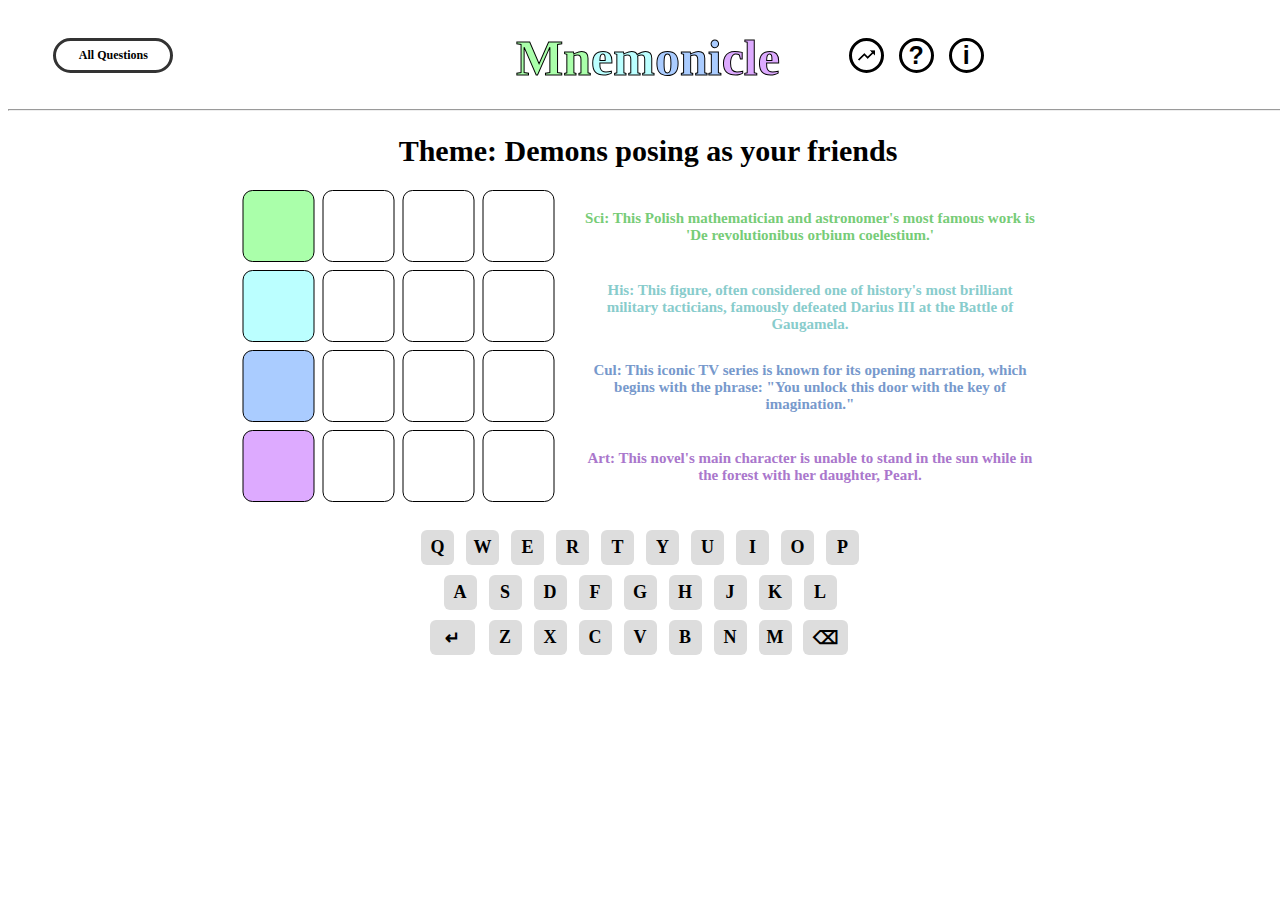
<file: game/index.html>
<!DOCTYPE html>
<html>

<head>
  <!-- add arrow to show which column the player is on, make the instruction examples more hi-def, 
  make it so questions page x doesn't overlap with science questions, 
  make questions in question page hange when a category is done, make stats for specific categories-->
  <meta charset="utf-8">
  <meta name="viewport" content="width=device-width, initial-scale=1">
  <title>Mnemonicle - Daily trivia!</title>
  <link rel="icon" href="icon.png">
  <link href="allstyles.css" rel="stylesheet" type="text/css" />
    <script src="maincode.js" type="module"></script>
  <meta name="viewport" content="width=device-width, initial-scale=1">
</head>

<body>
  <div id='all' class= 'disable-selection' style='left:20%;'>
    
    <h1 style="font-family: Impact">
      <center><b><span style='color:#aaffaa;font-size: 50px;-webkit-text-stroke: 1px black;'>Mn</span><span style='color:#bbffff;font-size: 50px;-webkit-text-stroke: 1px black;'>em</span><span style='color:#aaccff;font-size: 50px;-webkit-text-stroke: 1px black;'>oni</span><span style='color:#ddaaff;font-size: 50px;-webkit-text-stroke: 1px black;'>cle</span></b></center>
    </h1>
    <hr>
    <div class='hidden' id='trash'></div>
    
    <div class='buttons right-buttons' id='buttons'>
      <button onclick='openInstructions()' id='instruction' class="dot" style="left:50px;">?</button>
      <button onclick='openInformation()' id='information' class="dot" style="left:100px;">i</button>
      <button onclick='openStats()' id='inspection' class="dot" style="left:0px; font-size: 35px;"><img src='profits.png' style="height: 17px; width: 17px;"></img></button>
    </div>
    <div class='buttons left-buttons' id='left_buttons'>
      <button id='questionsbutton' class='allquestionsbutton' style='visibility:visible; right:130px' onclick="popupQuestions()">All Questions</button>
      <button id='resultsbutton' class='resultsbutton' style='right:0px;' onclick="popup()">Results</button>
    </div>
    <h1 style="font-family: 'Trebuchet MS';" id='themeText'></h1>
    
    <div class='grid' id='grid'>
      <div class=questions id='sciq' style='color:#77cc77; left:340px; top:0px;'><span
        style="vertical-align:middle;"></span></div>
      <div class=questions id='hisq' style='color:#88cccc; left:340px; top:80px;'><span
        style="vertical-align:middle;"></span></div>
      <div class=questions id='culq' style='color:#7799cc; left:340px; top:160px;'><span
        style="vertical-align:middle;"></span></div>
      <div class=questions id='artq' style='color:#aa77cc; left:340px; top:240px;'><span
        style="vertical-align:middle;"></span></div>      
      <div class="blank" id='sci1' style="left:0px; top:0px; background-color:#aaffaa"></div>
      <div class="blank" id='his1' style="left:0px; top:80px; background-color:#bbffff"></div>
      <div class="blank" id='cul1' style="left:0px; top:160px; background-color:#aaccff"></div>
      <div class="blank" id='art1' style="left:0px; top:240px; background-color:#ddaaff"></div>

      <div class="blank" id='sci2' style="left:80px; top:0px;"></div>
      <div class="blank" id='his2' style="left:80px; top:80px;"></div>
      <div class="blank" id='cul2' style="left:80px; top:160px;"></div>
      <div class="blank" id='art2' style="left:80px; top:240px;"></div>

      <div class="blank" id='sci3' style="left:160px; top:0px;"></div>
      <div class="blank" id='his3' style="left:160px; top:80px;"></div>
      <div class="blank" id='cul3' style="left:160px; top:160px;"></div>
      <div class="blank" id='art3' style="left:160px; top:240px;"></div>

      <div class="blank" id='sci4' style="left:240px; top:0px;"></div>
      <div class="blank" id='his4' style="left:240px; top:80px;"></div>
      <div class="blank" id='cul4' style="left:240px; top:160px;"></div>
      <div class="blank" id='art4' style="left:240px; top:240px;"></div>      
   
    </div>

    <div class='bottomButtons' id='bottomButtons'>
      <div id="keyboard" class="keyboard">
        <div id="keyboard1" class="row row-1">
          </div>
        <div id="keyboard2" class="row row-2">
          </div>
        <div id="keyboard3" class="row row-3">
          </div>
      </div>
    </div>
    
    
    <div id='endpage' class='end'>
      <b><font size=+3>Results</font><br></b>
      <button id='copier' class='copybutton' onclick="copy()">Copy Results</button>
      <button id='X_end' class='X X_end' onclick="XoutEnd()">✕</button>
    </div>

    <div id='informationPage' class='informationPopup'>
      <b>
        <font size=+3>About</font>
      </b><br><br>A mnemonic can be any kind of memory device, but a popular kind of mnemonic for learning a string of information is one where you create an acronym with the first letter of each piece of information.<br>
      <br>In this game, you will need to figure out a 'mnemonic' made up of random pieces of information taken from the following four categories of knowledge.<br>
      <ul>
        <li>Sci: Science (i.e., chemistry, biology, math, social science)</li>
        <li>His: History (i.e., geography, historical figures, major events)</li>
        <li>Cul: Culture (i.e., common knowledge, TV, sports, religion)</li>
        <li>Art: Arts and Literature (i.e., composers, painters, authors, philosophy)</li>
      </ul>
      <br>To support this website you can go <a href='https://buymeacoffee.com/gabrielap' target=”_blank”>here</a>
      <br><br><br>Developed and created by Gabriel Antell-Proulx
      <button id='X_information' class='X X_information' onclick="Xout('informationPage', 'X_information')">✕</button>
    </div>

    <div id='statsPage' class='statsPopup'><br/><b>Stats</b>
      <div id='averageScoreText' style='position:absolute; left:100px; top:60px; font-size: 20px;transform: translate(-50%);'>Average # of guesses
      </div>
      <div id='streakText' style='position:absolute; left:300px; top:63px; font-size: 20px; transform: translate(-50%);'>Streak</div>
      <div id='averageScoreNumber' style='position:absolute; left:100px; top:100px; transform: translate(-50%);font-size: 50px; text-align:center;'>
      </div>
      <div id='streakNumber' style='position:absolute; left:300px; top:100px; transform: translate(-50%); font-size:50px;text-align:center;'></div>
      <button id='X_stats' class='X X_stats' onclick="Xout('statsPage', 'X_stats')">✕</button>
    </div>

    <div id='instructionsPage' class='instructionsPopUp'>
        <div style="text-align: center;">
      <b><font size=+3>How to Play</font><br></b>
      <font size=+1>You have four tries to guess the Mnemonicle<ul></font>
    </div>
      <li>Answer the trivia questions by putting the first letter of each answer (excluding words like "the" or "a") into the row associated with each category</li>
      <li>Enter your guesses <b>vertically</b> into the colored squares in the grid (you do not need to guess real words)</li>
      <li>You cannot skip any row, and you must enter in all your answers at once <b>in the order the questions appear</b> (i.e. science, history, culture, art)</li>
      <li>If you get a letter correct, that row will turn green, and you will not be able to type anything into that row</li>
      <li>If you get a letter incorrect, the square will turn gray, and the associated trivia question will get easier (you can see all previous trivia questions by pressing the button at the bottom of the screen)</li>
      <li>A theme will hint at what the finished Mnemonicle will be </li>
      </ul>
    <img src='instructionsExamples.png' style='height:200px; width:450px; position:absolute; left:15px; top: 300px;'>
      <button id='X_instructions' onclick='Xout("instructionsPage","X_instructions")' class='X X_instructions' style='visibility: hidden;'>✕</button>
    </div>
    
    <div id="questionPage" class="questionPagePopUp">
      <div id='questionPageSci' class="questionsPage questionsPageSci"><span style="text-align:center;"><b>Science Questions:</b></span></div>
      <div id='questionPageHis' class="questionsPage questionsPageHis"><span style="text-align:center;"><b>History Questions:</b></span></div>
      <div id='questionPageCul' class="questionsPage questionsPageCul"><span style="text-align:center;"><b>Culture Questions:</b></span></div>
      <div id='questionPageArt' class="questionsPage questionsPageArt"><span style="text-align:center;"><b>Art and Literature Questions:</b></span></div>
      <button id='X_questions' class='X X_questions' onclick="XoutQuestionsPage()">✕</button>
    </div>

    <div id='copyscreen' class='copyscreen' style='visibility: hidden'>Copied results to clipboard!</div>

  </div>
</body>
</file>
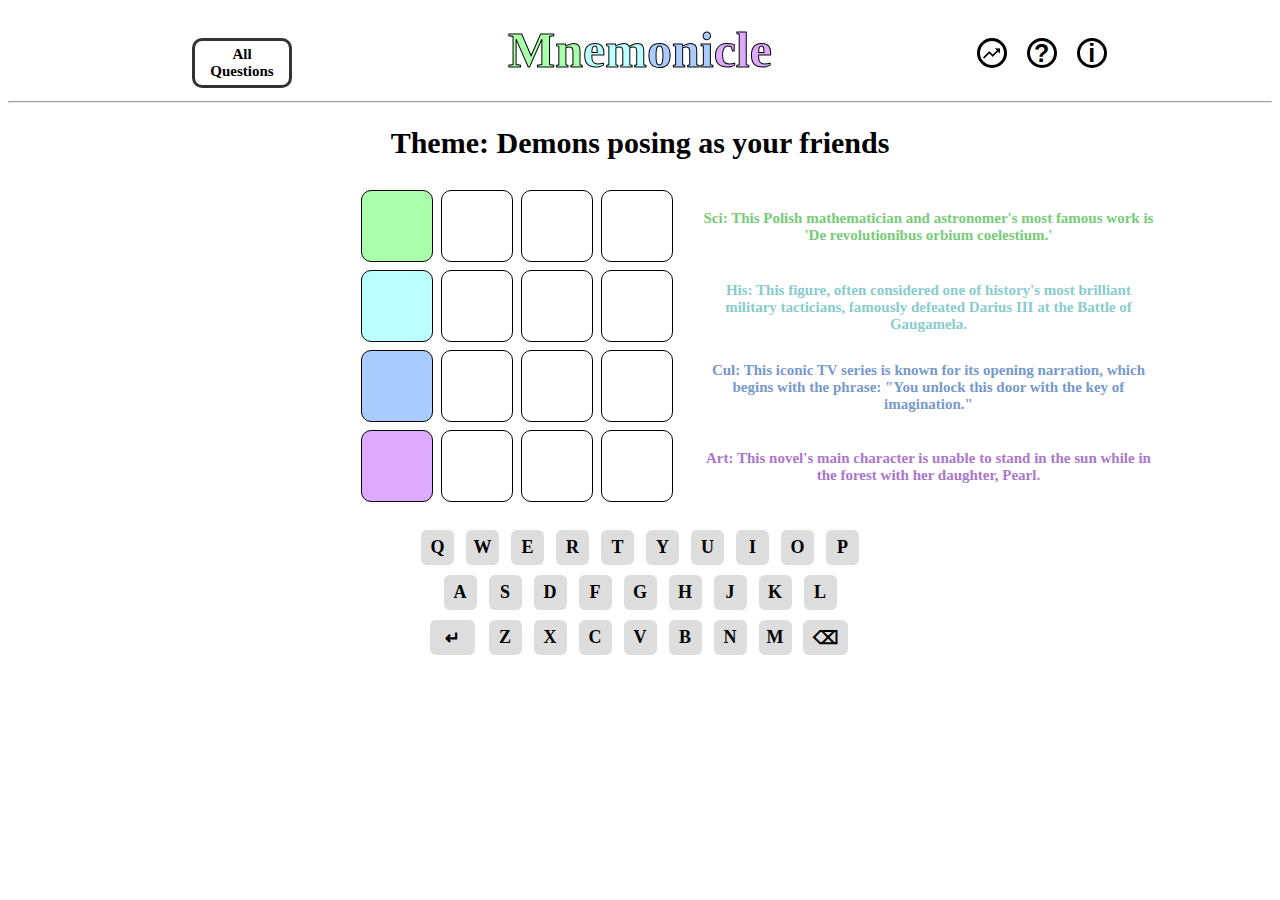
<file: game.html>
<!DOCTYPE html>
<html>

<head>
  <!-- add arrow to show which column the player is on, make the instruction examples more hi-def, 
  make it so questions page x doesn't overlap with science questions, 
  make questions in question page hange when a category is done, make stats for specific categories-->
  <meta charset="utf-8">
  <meta name="viewport" content="width=device-width">
  <title>Mnemonicle - Daily trivia!</title>
  <link rel="icon" href="logo2.png">
  <link href="allstyles.css" rel="stylesheet" type="text/css" />
    <script src="maincode.js" type="module"></script>
  <meta name="viewport" content="width=device-width, initial-scale=1">
</head>

<body>
  <div id='all' class= 'disable-selection' style='left:20%;'>
    
    <h1 style="font-family: Impact">
      <center><b><span style='color:#aaffaa;font-size: 50px;-webkit-text-stroke: 1px black;'>Mn</span><span style='color:#bbffff;font-size: 50px;-webkit-text-stroke: 1px black;'>em</span><span style='color:#aaccff;font-size: 50px;-webkit-text-stroke: 1px black;'>oni</span><span style='color:#ddaaff;font-size: 50px;-webkit-text-stroke: 1px black;'>cle</span></b></center>
    </h1>
    <hr>
    <div class='hidden' id='trash'></div>
    
    <div class='buttons right-buttons' id='buttons'>
      <button onclick='openInstructions()' id='instruction' class="dot" style="left:50px;">?</button>
      <button onclick='openInformation()' id='information' class="dot" style="left:100px;">i</button>
      <button onclick='openStats()' id='inspection' class="dot" style="left:0px; font-size: 35px;"><img src='profits.png' style="height: 17px; width: 17px;"></img></button>
    </div>
    <div class='buttons left-buttons' id='left_buttons'>
      <button id='questionsbutton' class='allquestionsbutton' style='visibility:visible; left:0px' onclick="popupQuestions()">All Questions</button>
      <button id='resultsbutton' class='resultsbutton' style='left:150px;' onclick="popup()">Results</button>
    </div>
    <h1 style="font-family: 'Trebuchet MS';" id='themeText'></h1>
    
    <div class='grid' id='grid'>
      <div class=questions id='sciq' style='color:#77cc77; left:340px; top:0px;'><span
        style="vertical-align:middle;"></span></div>
      <div class=questions id='hisq' style='color:#88cccc; left:340px; top:80px;'><span
        style="vertical-align:middle;"></span></div>
      <div class=questions id='culq' style='color:#7799cc; left:340px; top:160px;'><span
        style="vertical-align:middle;"></span></div>
      <div class=questions id='artq' style='color:#aa77cc; left:340px; top:240px;'><span
        style="vertical-align:middle;"></span></div>      
      <div class="blank" id='sci1' style="left:0px; top:0px; background-color:#aaffaa"></div>
      <div class="blank" id='his1' style="left:0px; top:80px; background-color:#bbffff"></div>
      <div class="blank" id='cul1' style="left:0px; top:160px; background-color:#aaccff"></div>
      <div class="blank" id='art1' style="left:0px; top:240px; background-color:#ddaaff"></div>

      <div class="blank" id='sci2' style="left:80px; top:0px;"></div>
      <div class="blank" id='his2' style="left:80px; top:80px;"></div>
      <div class="blank" id='cul2' style="left:80px; top:160px;"></div>
      <div class="blank" id='art2' style="left:80px; top:240px;"></div>

      <div class="blank" id='sci3' style="left:160px; top:0px;"></div>
      <div class="blank" id='his3' style="left:160px; top:80px;"></div>
      <div class="blank" id='cul3' style="left:160px; top:160px;"></div>
      <div class="blank" id='art3' style="left:160px; top:240px;"></div>

      <div class="blank" id='sci4' style="left:240px; top:0px;"></div>
      <div class="blank" id='his4' style="left:240px; top:80px;"></div>
      <div class="blank" id='cul4' style="left:240px; top:160px;"></div>
      <div class="blank" id='art4' style="left:240px; top:240px;"></div>      
   
    </div>

    <div class='bottomButtons' id='bottomButtons'>
      <div id="keyboard" class="keyboard">
        <div id="keyboard1" class="row row-1">
          </div>
        <div id="keyboard2" class="row row-2">
          </div>
        <div id="keyboard3" class="row row-3">
          </div>
      </div>
    </div>
    
    
    <div id='endpage' class='end'>
      <b><font size=+3>Results</font><br></b>
      <button id='copier' class='copybutton' onclick="copy()">Copy Results</button>
      <button id='X_end' class='X X_end' onclick="XoutEnd()">✕</button>
    </div>

    <div id='informationPage' class='informationPopup'>
      <b>
        <font size=+3>About</font>
      </b><br><br>A mnemonic can be any kind of memory device, but a popular kind of mnemonic for learning a string of information is one where you create an acronym with the first letter of each piece of information.<br>
      <br>In this game, you will need to figure out a 'mnemonic' made up of random pieces of information taken from the following four categories of knowledge.<br>
      <ul>
        <li>Sci: Science (i.e., chemistry, biology, math, social science)</li>
        <li>His: History (i.e., geography, historical figures, major events)</li>
        <li>Cul: Culture (i.e., common knowledge, TV, sports, religion)</li>
        <li>Art: Arts and Literature (i.e., composers, painters, authors, philosophy)</li>
      </ul>
      <br>To support this website you can go <a href='https://buymeacoffee.com/gabrielap' target=”_blank”>here</a>
      <br><br><br>Developed and created by Gabriel Antell-Proulx
      <button id='X_information' class='X X_information' onclick="Xout('informationPage', 'X_information')">✕</button>
    </div>

    <div id='statsPage' class='statsPopup'><br/><b>Stats</b>
      <div id='averageScoreText' style='position:absolute; left:100px; top:60px; font-size: 20px;transform: translate(-50%);'>Average # of guesses
      </div>
      <div id='streakText' style='position:absolute; left:300px; top:63px; font-size: 20px; transform: translate(-50%);'>Streak</div>
      <div id='averageScoreNumber' style='position:absolute; left:100px; top:100px; transform: translate(-50%);font-size: 50px; text-align:center;'>
      </div>
      <div id='streakNumber' style='position:absolute; left:300px; top:100px; transform: translate(-50%); font-size:50px;text-align:center;'></div>
      <button id='X_stats' class='X X_stats' onclick="Xout('statsPage', 'X_stats')">✕</button>
    </div>

    <div id='instructionsPage' class='instructionsPopUp'>
        <div style="text-align: center;">
      <b><font size=+3>How to Play</font><br></b>
      <font size=+1>You have four tries to guess the Mnemonicle<ul></font>
    </div>
      <li>Answer the trivia questions by putting the first letter of each answer (excluding words like "the" or "a") into the row associated with each category</li>
      <li>Enter your guesses <b>vertically</b> into the colored squares in the grid (you do not need to guess real words)</li>
      <li>You cannot skip any row, and you must enter in all your answers at once <b>in the order the questions appear</b> (i.e. science, history, culture, art)</li>
      <li>If you get a letter correct, that row will turn green, and you will not be able to type anything into that row</li>
      <li>If you get a letter incorrect, the square will turn gray, and the associated trivia question will get easier (you can see all previous trivia questions by pressing the button at the bottom of the screen)</li>
      <li>A theme will hint at what the finished Mnemonicle will be </li>
      </ul>
    <img src='instructionsExamples.png' style='height:200px; width:450px; position:absolute; left:15px; top: 300px;'>
      <button id='X_instructions' onclick='Xout("instructionsPage","X_instructions")' class='X X_instructions' style='visibility: hidden;'>✕</button>
    </div>
    
    <div id="questionPage" class="questionPagePopUp">
      <div id='questionPageSci' class="questionsPage questionsPageSci"><span style="text-align:center;"><b>Science Questions:</b></span></div>
      <div id='questionPageHis' class="questionsPage questionsPageHis"><span style="text-align:center;"><b>History Questions:</b></span></div>
      <div id='questionPageCul' class="questionsPage questionsPageCul"><span style="text-align:center;"><b>Culture Questions:</b></span></div>
      <div id='questionPageArt' class="questionsPage questionsPageArt"><span style="text-align:center;"><b>Art and Literature Questions:</b></span></div>
      <button id='X_questions' class='X X_questions' onclick="XoutQuestionsPage()">✕</button>
    </div>

    <div id='copyscreen' class='copyscreen' style='visibility: hidden'>Copied results to clipboard!</div>

  </div>
</body>
</file>
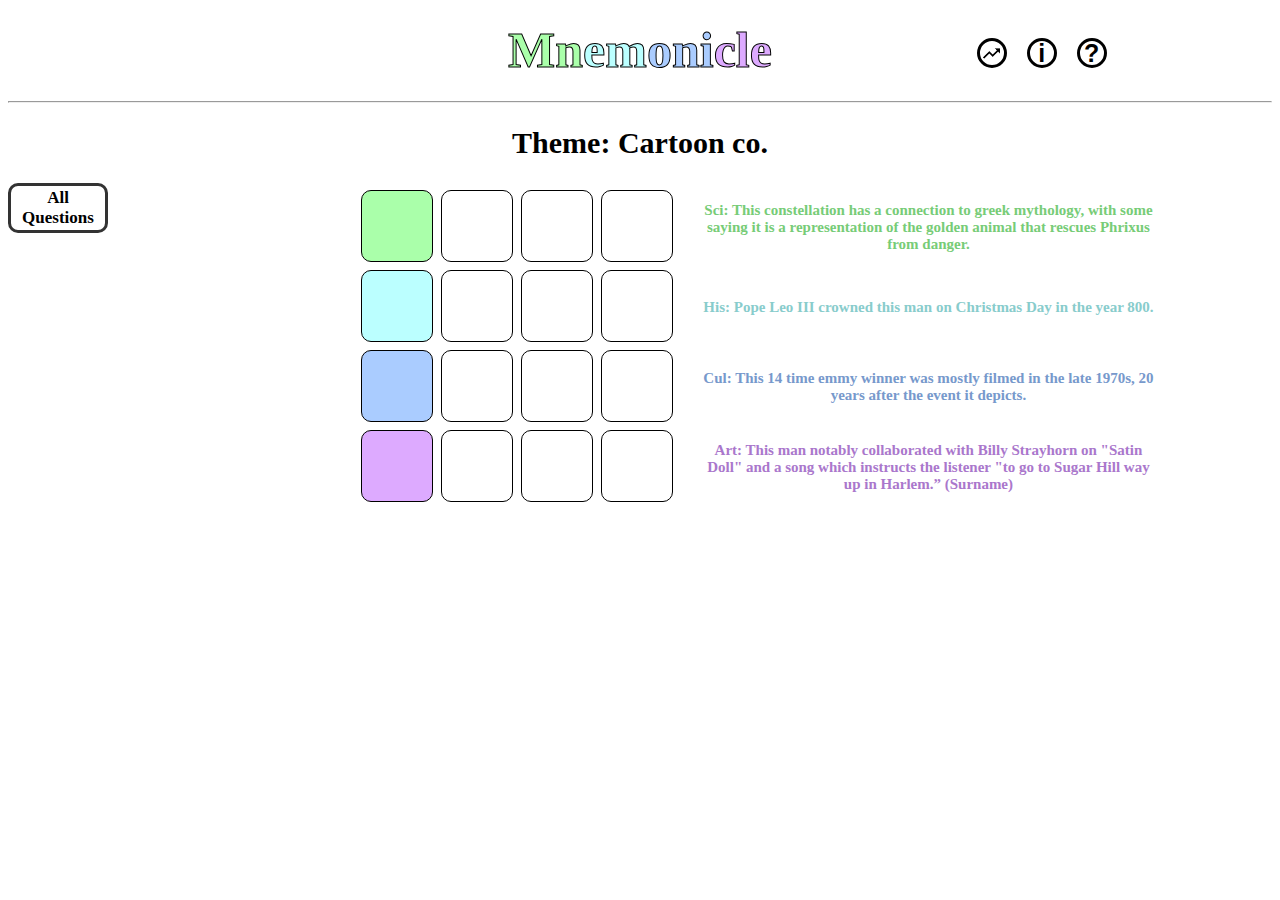
<file: index2.html>
<!DOCTYPE html>
<html>

<head>
  <!--Change px to vh/vw maybe, combine similar css classes, maybe change top to a percentage, 
  make instructions page show up upon going into the website, maybe add mobile option, 
  maybe add tutorial, combine similar classes, add arrow to show which column the player is on, 
  make the instruction examples more hi-def, add button to see all questions, make stats page 
  better, make it so questions page x doesn't overlap with science questions, make questions
  in question page and out change when a category is one, make stats for specific categories-->
  <meta charset="utf-8">
  <meta name="viewport" content="width=device-width">
  <title>Mnemonicle - Daily trivia!</title>
  <link rel="icon" href="logo.png">
  <link href="allstyles.css" rel="stylesheet" type="text/css" />
  <meta name="viewport" content="width=device-width, initial-scale=1">
</head>

<body>
  <div id='all' class= 'disable-selection' style='left:20%;'>
    <h1 style="font-family: Impact">
      <center><b><span style='color:#aaffaa;font-size: 50px;-webkit-text-stroke: 1px black;'>Mn</span><span style='color:#bbffff;font-size: 50px;-webkit-text-stroke: 1px black;'>em</span><span style='color:#aaccff;font-size: 50px;-webkit-text-stroke: 1px black;'>oni</span><span style='color:#ddaaff;font-size: 50px;-webkit-text-stroke: 1px black;'>cle</span></b></center>
    </h1>
    <hr>
    <div class='hidden' id='trash'></div>
    <div class='buttons' id='buttons'>
      <button onclick='openInstructions()' id='instruction' class="dot" style="left:100px; top:0px; font-weight:bold;">?</button>
      <button onclick='openInformation()' id='information' class="dot" style="left:50px; top:0px; font-weight:bold;">i</button>
      <button onclick='openStats()' id='inspection' class="dot" style="left:0px; top:0px; font-weight:bold; font-size: 35px;"><img src='profits.png' style="height: 17px; width: 17px;"></img></button>
    </div>
    <h1 style="font-family: 'Trebuchet MS';" id='themeText'></h1>
    <div class='grid' id='grid'>
      <div class=questions id='sciq' style='color:#77cc77; left:340px; top:0px;'><span
        style="vertical-align:middle;"></span></div>
      <div class=questions id='hisq' style='color:#88cccc; left:340px; top:80px;'><span
        style="vertical-align:middle;"></span></div>
      <div class=questions id='culq' style='color:#7799cc; left:340px; top:160px;'><span
        style="vertical-align:middle;"></span></div>
      <div class=questions id='artq' style='color:#aa77cc; left:340px; top:240px;'><span
        style="vertical-align:middle;"></span></div>      
      <div class="blank" id='sci1' style="left:0px; top:0px; background-color:#aaffaa"></div>
      <div class="blank" id='his1' style="left:0px; top:80px; background-color:#bbffff"></div>
      <div class="blank" id='cul1' style="left:0px; top:160px; background-color:#aaccff"></div>
      <div class="blank" id='art1' style="left:0px; top:240px; background-color:#ddaaff"></div>

      <div class="blank" id='sci2' style="left:80px; top:0px;"></div>
      <div class="blank" id='his2' style="left:80px; top:80px;"></div>
      <div class="blank" id='cul2' style="left:80px; top:160px;"></div>
      <div class="blank" id='art2' style="left:80px; top:240px;"></div>

      <div class="blank" id='sci3' style="left:160px; top:0px;"></div>
      <div class="blank" id='his3' style="left:160px; top:80px;"></div>
      <div class="blank" id='cul3' style="left:160px; top:160px;"></div>
      <div class="blank" id='art3' style="left:160px; top:240px;"></div>

      <div class="blank" id='sci4' style="left:240px; top:0px;"></div>
      <div class="blank" id='his4' style="left:240px; top:80px;"></div>
      <div class="blank" id='cul4' style="left:240px; top:160px;"></div>
      <div class="blank" id='art4' style="left:240px; top:240px;"></div>      
    </div>

    <button id='resultsbutton' class='resultsbutton' style='top: 580px;' onclick="popup()">Results</button>
    <button id='questionsbutton' class='resultsbutton' style='visibility:visible; font-size:17px;' onclick="popupQuestions()">All Questions</button>

    <div id='endpage' class='end'>
      <b><font size=+3>Results</font><br></b>
      <button id='copier' class='copybutton' onclick="copy()">Copy Results</button>
      <button id='X_end' class='X X_end' onclick="XoutEnd()">x</button>
    </div>

    <div id='informationPage' class='informationPopup'>
      <b>
        <font size=+3>Information</font>
      </b><br><br>A mnemonic can be any kind of memory device, but a popular kind of mnemonic for learning a string of information is one where you create an acronym with the first letter of each piece of information.<br>
      <br>In this game, you will need to figure out a 'mnemonic' made up of random pieces of information taken from the following four categories of knowledge.<br>
      <ul>
        <li>Sci: Science (i.e., chemistry, biology, math, astronomy)</li>
        <li>His: History (i.e., geography, historical figures, major events)</li>
        <li>Cul: Culture (i.e., common knowledge, TV, sports, religion)</li>
        <li>Art: Arts and Literature (i.e., composers, painters, authors, philosophy)</li>
      </ul>
      <br>To support this website go to <a href='https://www.youtube.com/watch?v=dQw4w9WgXcQ' target=”_blank”>my patreon</a><br><br><br>Developed and created by Gabriel Antell-Proulx
      <button id='X_information' class='X X_information' onclick="Xout('informationPage', 'X_information')">x</button>
    </div>

    <div id='statsPage' class='statsPopup'><br/><b>Stats</b>
      <div id='averageScoreText' style='position:absolute; left:20px; top:60px; font-size: 20px;'>Average # of guesses
      </div>
      <div id='streakText' style='position:absolute; left:270px; top:63px; font-size: 20px'>Streak</div>
      <div id='averageScoreNumber' style='position:absolute; left:70px; top:100px; font-size: 50px; text-align:center;'>
      </div>
      <div id='streakNumber' style='position:absolute; left:285px; top:100px; font-size:50px;text-align:center;'></div>
      <button id='X_stats' class='X X_stats' onclick="Xout('statsPage', 'X_stats')">x</button>
    </div>

    <div id='instructionsPage' class='instructionsPopUp'><b>
      <div style="text-align: center;"><font size=+3>How to Play</font><br></b>
      <font size=+1>You have four tries to guess the Mnemonicle<ul></font></div>
      <li>Enter your guesses <b>vertically</b> into the colored squares in the grid (you do not need to guess real words)</li>
      <li>A theme will hint at what the finished Mnemonicle will be </li>
      <li>The letters associated with each row are the first letters of the answers to the trivia questions given on the right side of the grid</li>
      <li>If you get a letter correct, that row will turn green, and you will not be able to type anything into that row</li>
      <li>If you get a letter incorrect, the square will turn gray, and the associated trivia question will get easier (you can see all previous trivia questions by pressing the button at the bottom of the screen)</li>
      </ul>
    <img src='instructionsExamples.png' style='height:205px; width:450px; position:absolute; left:25px; top: 270px;'>
      <button id='X_instructions' class='X X_instructions' onclick="Xout('instructionsPage','X_instructions')" style='visibility: hidden;'>x</button>
    </div>
    
    <div id="questionPage" class="questionPagePopUp">
      <div id='questionPageSci' class="questionsPage questionsPageSci"><span style="text-align:center;"><b>Science Questions:</b></span></div>
      <div id='questionPageHis' class="questionsPage questionsPageHis"><span style="text-align:center;"><b>History Questions:</b></span></div>
      <div id='questionPageCul' class="questionsPage questionsPageCul"><span style="text-align:center;"><b>Culture Questions:</b></span></div>
      <div id='questionPageArt' class="questionsPage questionsPageArt"><span style="text-align:center;"><b>Art Questions:</b></span></div>
      <button id='X_questions' class='X X_questions' onclick="XoutQuestionsPage()">x</button>
    </div>

    <div id='copyscreen' class='copyscreen' style='visibility: hidden'>Copied results to clipboard!</div>

    <h1 id='mobilePage' style='visibility:hidden; color:white; font-family:"Trebuchet MS";'>
      <center>I am still working on coding mobile</center>
    </h1>
    </div>
  <script>
    /*if (window.matchMedia("(max-width: 767px)").matches) {
      document.getElementById('all').style.visibility = 'hidden';
      document.body.style.backgroundColor = "#111111";
      document.getElementById('mobilePage').style.visibility = 'visible';
      //mobile device
    }*/
    const puzzles = [
        {
          answers: ['F', 'E', 'T', 'A'],
          theme: "It's all Greek to me",
          fullanswers: ['<b>F</b>(orce)', '<b>E</b>thiopia', '<b>T</b>aylor Swift', 'Ansel <b>A</b>dams'],
          sciQuestions: ["Sci: Per Newton's second law, this quantity is equal to mass times acceleration.","Sci: This quantity's unit is the Newton.",'Sci: This quantity is described as an "influence tending to change the motion of a body or produce motion or stress in a stationary body."','Sci: Some examples of this include electromagnetism, the strong and weak nuclear interactions, and gravity.'],
          hisQuestions: ['His: Coffee was discovered in this country.','His: This nation uses a 13-month calendar with 12 months of 30 days each, and 5 or 6 epagomenal days which form an extra month.','His: Beyond Italian invasion in the late 1800s, this country has never truly been colonized.','His: The capital of this country is Addis Ababa.'],
          culQuestions:['Cul: In one popular song, this artist claims they are "always waiting for you to be waiting below." (First name)',"Cul: Some of this person's exes include John Mayer, Jake Gyllenhaal, and Calvin Harris. (First name)",'Cul: This singer wrote the songs "ME!" and "Anti-Hero." (First name)',"Cul: This artist's most popular songs are 'Blank Space' and 'Shake it off.' (First name)"],
          artQuestions:['Art: This man accepted a commission from Clark Kerr to produce a series of works depicting campuses of the University of California, which he titled Fiat Lux. (Surname)','Art: This person cofounded f/64 with other photographers. (Surname)','Art: This person took a photo of the Golden Gate before and after the bridge was built. (Surname)','Art: This person took many photos of Half-Dome, and the Western United States. (Surname)'],
          emoji: '🧀'
        },
        {
          answers: ['S', 'P', 'Q', 'R'],
          theme: "Carpe diem",
          fullanswers: ['<b>S</b>', "<b>P</b>ontiac's war", '<b>Q</b>uarterback', '<b>R</b>aphael'],
          sciQuestions: ["Sci: This symbol marks the lowest possible orbital.","Sci: This is the abbreviation for the rather acrid element with the atomic number 16.",'Sci: In physics, this is the notation for both position and entropy.','Sci: An elongated one of these letters is the symbol for integration.'],
          hisQuestions: ["His: This war included Jeffrey Amherst's strategy of infesting blankets with smallpox and consisted largely of a siege of Fort Detroit.",'His: The person for whom this war was named after, was also the eponym of an bygone automobile brand made by General Motors.',"His: This war, broke out shortly after the issuance of a Royal Proclamation forbidding settlements west of the Appalachians.","His: This war, named for an Odawa chief, led the United Kingdom to recognize Indigenous autonomy."],
          culQuestions: ['Cul: The current Cardinals player with this title is Kyler Murray.','Cul: Some people who held this position include Joe Montana and Drew Brees.',"Cul: In a halfback option play the person with this position will run out of the backfield and become a receiving option for the running back.","Sci: This is the position of former football player Tom Brady as well as both Mannings."],
          artQuestions:['Art: This artist depicted a kneeling Saint Jerome and Mary Magdalene in his Mond Crucifixion.','Art: One of this artist’s paintings included the subjects of Aristotle, Archimedes, and Plato.','Art: This artist painted "Madonna of the Goldfinch" as well as "The School of Athens."', "Art: Along with Leonardo Da Vinci, Donatello, and Michelangelo, this artist is a namesake for a Teenage Mutant Ninja Turtle."],
          emoji: '🏛'
        },
        {
          answers: ['T', 'H', 'O', 'R'],
          theme: "Hammer time!",
          fullanswers: ['<b>T</b>(emperature)', '<b>H</b>aiti', "<b>O</b>ne Flew over the Cuckoo’s Nest", '<b>R</b>osencrantz and Guildenstern are Dead'],
          sciQuestions: ["Sci: It is the blank in the equation PV = nR_.","Sci: The lowest amount of this quantity possible is referred to as ‘absolute zero.’",'Sci: One of its units of measurement were named after the mathematician Lord Kelvin."','Sci: This quantity measures how hot or cold something is.'],
          hisQuestions: ['His: In the mid 1900s, this nation was ruled by Papa Doc, and later, Baby Doc.','His: The religion of voodoo, and the dolls associated with it was created here..',"His:  This Hispaniolan nation's first ruler was named Jean-Jaques Dessalines.",'His: This country, positioned next to the Dominican Republic in the Caribbean, has its capital at Port Au Prince.'],
          culQuestions:["Cul: This 1975 film starred Jack Nicholson (but it's not the Shining).","Cul: Cul: Most of this movie takes place in a mental hospital.","Cul: Main characters in this movie include Chief Bromden, Randle McMurphy, and Nurse Ratched.","Cul: This movie, about a man transferred for evaluation from a prison farm to a mental institution was based on a novel by Ken Kesey."],
          artQuestions:['Art: A flipped coin comes up heads a surprising number of times in this play.','Art: This play involves a performance of The Murder of Gonzago.','Art: Characters in this play, beyond the two title characters, include Hamlet, The Tragedians, and the Player.','Art: This Tom Stoppard play focused on the demise of two lesser-known Hamlet characters.'],
          emoji: '⚡'
        },
        {
          answers: ['A', 'C', 'M', 'E'],
          theme: "Cartoon co.",
          fullanswers: ['<b>A</b>ries', "<b>C</b>harlemagne I", "<b>M</b>*A*S*H", 'Duke <b>E</b>llington'],
          sciQuestions: ["Sci: This constellation has a connection to greek mythology, with some saying it is a representation of the golden animal that rescues Phrixus from danger.", "Sci: This constellation's brightest star is named Hamal, which comes from the Arabic word for 'lamb.'",'Sci: This zodiac constellation should appear between March 21 and April 19, though it really is out from around September to February.','Sci: This constellation appears in the shape of a ram.'],
          hisQuestions: ['His: Pope Leo III crowned this man on Christmas Day in the year 800.','His: He has been credited as the model for the King of Hearts on a standard deck of cards.','His: The son of this man was named Pepin le Bossu, and the musical named after him shows this person as a prominent character.','His: This Frankish king, sometimes called “the Great,” is usually credited as the first Holy Roman Emperor. '],
          culQuestions:["Cul: This 14 time emmy winner was mostly filmed in the late 1970s, 20 years after the event it depicts.","Cul: This TV show shares its name with a common middle school game played on paper, in which players try to see their futures","Cul: Some of this show's main characters included John McIntrye and Captain 'Hawkeye' Pierce.","Cul: This sitcom follows a certain American military unit during the Korean war, and shows how the soldiers use humor to cope with the horrors of war."],
          artQuestions:['Art: This man notably collaborated with Billy Strayhorn on "Satin Doll" and a song which instructs the listener "to go to Sugar Hill way up in Harlem.” (Surname)','Art: This musician, whose first name is also a royal title, wrote "It Dont Mean a Thing (If It Aint Got That Swing)". (Surname)','Art: This musician wrote the song "Take the "A" Train." (Surname)','Art: This jazz pianist performed with many other jazz players including Ella Fitzgerald and Louis Armstrong. (Surname)'],
          emoji: '🧨'
        },
        {
          answers: ['T', 'W', 'I', 'X'],
          theme: "Subject of disagreement between rightists and leftists",
          fullanswers: ['<b>T</b>orque', "George <b>W</b>ashington", "<b>I</b>reland", '<b>X</b>ylophone'],
          sciQuestions: ["Sci: It is equal to the time derivative of angular momentum.","Sci: The net amount of this quantity sums to zero in any kind of statics problem.",'Sci: This quantity is defined as the cross product of a force and its lever arm.','Sci: This is known as the twisting force in physics.'],
          hisQuestions: ["His: The signing of Jay's Treaty and the Whiskey Rebellion occurred during this man's Presidency. (Surname)",'His: In one of his more famous addresses, he opposed the creation of political parties. (Surname)','His: Contrary to modern belief, his teeth were actually made from ivory and metal. (Surname)','His: This founding father decided to only run for two terms, leading his vice president, John Adams, to run for and become president. (Surname)'],
          culQuestions:["Cul: The name of this country in its native language 'Eire.'","Cul: This country's current president is quaintly named Michael D. Higgins.","Cul: A 1988 act forbids the unifying of this island country with its northern counterpart.","Cul: In a recent election, this country's Dáil Éireann met in Dublin to decide the nation's next prime minister."],
          artQuestions:['Art: The name of this instrument has greek roots, with its first half meaning "wood," and its second half meaning "sound."','Art: Instruments similar to this one include the glockenspiel, marimba and vibraphone.','Art: Camille Saint-Saens used this instrument to imitate the sounds of bones.','Art: The music from this instrument comes from a mallet hitting different sized wooden bars.'],
          emoji: '🍫'
        },

        {
        answers: ['U', 'S', 'S', 'R'],
        theme: "Red giant",
        fullanswers: ['<b>U</b>ranium', '<b>S</b>tonewall', 'David <b>S</b>chwimmer', 'JK <b>R</b>owling'],
        sciQuestions: ["Sci: A form of radiometric dating named for this element and lead is based on its decay chain into lead-206.","Sci: This actinide element's has both a 235 and 238 isotope in yellowcake.",'Sci: This is the heaviest natural element.',"Sci: This element is often used for nuclear reactions, and was used in the Little Boy bomb."],
        hisQuestions: ['His: The Genovese crime family owned the central setting of an event with this name, where they blackmailed high-profile homosexuals.','His: A general with this nickname was shot in friendly fire after the battle of Chancelorville.','His: The 1969 riots by this name started at a certain New York City bar and began the American gay liberation movement.',"His: This was the nickname of General Thomas J. Jackson, who fought for the south in the U.S. Civil War."],
        culQuestions:[ "Cul: This actor portrayed O.J. Simpson's confidante Robert Kardashian in 'The People v. O.J. Simpson.' (Surname)","Cul: This actor starred in the movie 'Big Nothing,' where he played Charlie. (Surname)",'Cul: This actors most famous character has the timeless lines, "Unagi is a state of total awareness," and "WE WERE ON A BREAK!" (Surname)',"Cul: This actor played Ross Geller in 'Friends.' (Surname)"],
        artQuestions:["Art: This author's real first name is Joanne, but when writing books she shortens it to just two letters to appeal to a wider audience. (Surname)","Art: Her books included the characters of Kreature and Peeves. (Surname)",'Art: This person is the worlds richest author, with a net worth of over 2 billion dollars. (Surname)','Art: This woman wrote the book series "Harry Potter." (Surname)'],
        emoji: '☭'
        },
        {
        answers: ['C', 'A', 'T', 'S'],
        theme: "Demons posing as your friends",
        fullanswers: ['<b>C</b>opernicus', '<b>A</b>lexander the great', 'The <b>T</b>wilight Zone', 'The <b>S</b>carlet Letter'],
        sciQuestions: [
          "Sci: This Polish mathematician and astronomer's most famous work is 'De revolutionibus orbium coelestium.'",
          "Sci: This Renaissance-era scholar, often regarded as the father of modern astronomy, was also a trained physician and canon at the Cathedral of Frombork in Poland.",
          "Sci: This man's groundbreaking ideas about the universe were adopted by later astronomers like Kepler and Galileo.",
          "Sci: This 16th-century astronomer is best known for developing the heliocentric model of the solar system, challenging the long-standing geocentric model."
        ],
        hisQuestions: [
          "His: This figure, often considered one of history's most brilliant military tacticians, famously defeated Darius III at the Battle of Gaugamela.",
          "His: This king, known for spreading Greek culture across three continents, was tutored by the philosopher Aristotle.",
          "His: This king's conquest of Persia was one of his greatest achievements, and his death led to the division of his empire among his generals.",
          "His: This ancient Macedonian king created one of the largest empires in history, stretching from Greece to India."
        ],
        culQuestions:[
          'Cul: This iconic TV series is known for its opening narration, which begins with the phrase: "You unlock this door with the key of imagination."',
          "Cul: This anthology series, which ran from 1959 to 1964, was revived multiple times and is credited with influencing the sci-fi and horror genres.",
          'Cul: This groundbreaking TV show is known for episodes like "Nightmare at 20,000 Feet" and "The Monsters Are Due on Maple Street," which tackled themes of paranoia and societal fear.',
          "Cul: This classic TV series, hosted by Rod Serling, featured bizarre and eerie tales, often with a twist ending."
        ],
        artQuestions:[
          "Art: This novel's main character is unable to stand in the sun while in the forest with her daughter, Pearl.",
          'Art: This novel explores themes of guilt, punishment, and redemption, with the main character at the center of a love triangle involving Arthur Dimmesdale and Roger Chillingworth.',
          "Art: In this novel, 'A' stands for adultery.",
          'Art: This 1850 novel by Nathaniel Hawthorne is set in 17th-century Puritan New England and tells the story of Hester Prynne and her public shaming.'
        ],
        emoji: '🐈'
      },
      {
        answers: ['W', 'I', 'N', 'E'],
        theme: "Symbol of revelry",
        fullanswers: ['<b>W</b>ater', '<b>I</b>nca Empire', "<b>N</b>ew York", '<b>E</b>lephants'],
        sciQuestions: [
          "Sci: This substance is split in a photolysis reaction.",
          "Sci: This substance's 'heavy' counterpart has the equation D2O.",
          "Sci: 84% of a science class voted to ban this substance when it was described as Dihydrogen Monoxide.",
          "Sci: When this substance is cooled to below 32 degrees farenheight, it freezes."
        ],
        hisQuestions: [
          "His: A civil war between Huascar and Atahualpa occurred just before the arrival of Francisco Pizzaro in this ancient nation.",
          "His: This culture used knotted strings called quipu for record-keeping.",
          "His: The capital city of this empire, famous for its terraced farming and the ruins of Machu Picchu, was Cusco.",
          "His: This ancient South American civilization, known for its vast network of roads and advanced engineering, was centered in present-day Peru."
        ],
        culQuestions:[
          'Cul: One major league team from this city plays at Citi field.',
          "Cul: A Jay-Z song about this city describes it as a “concrete jungle where dreams are made of.”",
          'Cul: This is the only city to have two teams in the NBA, NHL, NFL, and MLB.',
          'Cul: Movies that take place in this city include "Home Alone 2," "Elf," and "Miracle on 34th Street."'
        ],
        artQuestions:[
          "Art: In a Dali work they resemble the reflections of swans.",
          'Art: The title of a George Orwell novel describes "Shooting" one of these animals.',
          "Art: Political cartoonist Thomas Nast debuted one of these animals in an issue of Harper's Weekly after Ulysses S. Grant threatened to run for a third term",
          'Art: Some examples of this creature include Tantor in Tarzan and Horton in Horton Hears a Who.'
        ],
        emoji: '🍷'
      },
      {
        answers: ['G', 'O', 'L', 'F'], 
        theme: "Lets go clubbing!", 
        fullanswers: ['<b>G</b>alaxies', '<b>O</b>ttoman Empire', '<b>L</b>akers', '<b>F</b>rankenstein'], 
        sciQuestions: [ 
        "Sci: These massive things are classified into types such as spiral, elliptical, and irregular.", 
        "Sci: These entities can be described as gravitationally bound systems of dark matter, stars, and dust.",
        "Sci: The Andromeda is the nearest major one of these to our solar system.", 
        "Sci: The Milky Way is an example of this type of astronomical structure."
        ],
        hisQuestions: [ 
        "His: This empire was known for its elite military force called the Janissaries.", 
        "His: This empire, founded in 1299, reached its peak under Suleiman the Magnificent.", 
        "His: This empire lasted until the early 20th century and dissolved after World War I.",
        "His: This empire's capital was Constantinople, now known as Istanbul."
        ], 
        culQuestions:[ 
        'Cul: This team’s games are played at the Crypto.com Arena (formerly Staples Center).',
        'Cul: This team is known for its rivalry with the Boston Celtics.', 
        'Cul: This team’s roster has included players like Kobe Bryant, Shaquille O’Neal, and LeBron James.', 
        'Cul: This NBA team, based in Los Angeles, has won 17 championships.' 
        ], 
        artQuestions:[ 
        "Art: In one part of this book, the title character flees to the Arctic.", 
        "Art: This novel was subtitled 'The Modern Prometheus.'", 
        "Art: This Mary Shelley novel explores themes of creation, responsibility, and the consequences of unchecked ambition.",
        "Art: This novel’s protagonist creates a living creature from dead body parts."
        ], 
        emoji: '⛳'
        }
      ]
    const today = new Date();
    //change the start date, abc
    const startDate = new Date('2024-12-02T18:30:00-07:00');
    const number = 1 + Math.floor((today - startDate) / (1000 * 60 * 60 * 24));

    var avgScore = 0;
    var pageOpen = false;
    var streak = 0;
    let pastScore = [];
    let animationHappening = false;
    var animationIndex = 0;
    var copyresults = '';
    var endresults = '';
    var enter_keys_clicked = 0;
    var keys_clicked = 0;
    let won = [false, false, false, false];
    let testing = ['', '', '', '', '', '', '', '', '', '', '', '', '', '', '', ''];
    let logger = ['sci1', 'his1', 'cul1', 'art1', '', 'sci2', 'his2', 'cul2', 'art2', '', 'sci3', 'his3', 'cul3', 'art3', '', 'sci4', 'his4', 'cul4', 'art4', ''];
    let logger_questions = ['sciq','hisq','culq','artq'];
    let logger_questionPages = ['questionPageSci', 'questionPageHis', 'questionPageCul', 'questionPageArt'];
    let question_levels = [0, 0, 0, 0];
    
    let alphabet = ['A', 'B', 'C', 'D', 'E', 'F', 'G', 'H', 'I', 'J', 'K', 'L', 'M', 'N', 'O', 'P', 'Q', 'R', 'S', 'T', 'U', 'V', 'W', 'X', 'Y', 'Z']
    let color_log = ['#aaffaa', '#bbffff', '#aaccff', '#ddaaff']
    let gameWon = false;

    function calculateAverage(array) {
      if (array != null) {
        const sum = array.reduce((acc, val) => acc + val, 0);
        return array.length ? sum / array.length : 0;
      }
      else {
        return 0;
      }
    }
    let currentPuzzle = puzzles[(number - 1) % puzzles.length];
    let currentAnswers = currentPuzzle.answers;
    let currentTheme = currentPuzzle.theme;
    let currentFullAnswers = currentPuzzle.fullanswers;
    let sciQuestions = currentPuzzle.sciQuestions;
    let hisQuestions = currentPuzzle.hisQuestions;
    let culQuestions = currentPuzzle.culQuestions;
    let artQuestions = currentPuzzle.artQuestions;
    let logger_prompts = [sciQuestions, hisQuestions, culQuestions, artQuestions];
    
    let currentEmoji = currentPuzzle.emoji;
    document.getElementById('themeText').innerHTML = "<center><b><span style='font-size: 30px'>Theme: " + currentTheme + "</span></b></center>";
    document.getElementById('sciq').innerHTML = sciQuestions[0];
    document.getElementById('hisq').innerHTML = hisQuestions[0];
    document.getElementById('culq').innerHTML = culQuestions[0];
    document.getElementById('artq').innerHTML = artQuestions[0];

    function saveState() {
      update = [];
      for (let i = 0; i < logger.length; i++) {
        if (logger[i] != '') {
          update.push(document.getElementById(logger[i]).innerHTML);
          update.push(document.getElementById(logger[i]).style.backgroundColor);
          update.push(document.getElementById(logger[i]).style.color);
        }
      }
      if ((won[0] && won[1] && won[2] && won[3]) || enter_keys_clicked >= 20) {
        var gameWon = true;
      }
      else {
        var gameWon = false;
      }
      update.push(gameWon);
      update.push(keys_clicked);
      update.push(enter_keys_clicked);
      update.push(number);
      update.push(document.getElementById('endpage').innerHTML);
      update.push(question_levels);
      update.push(won);
      localStorage.removeItem('update');
      localStorage.setItem('update', JSON.stringify(update));
    }
    function loadState() {
      k = 0;
      const gameStateString = localStorage.getItem('update');
      const gameState = JSON.parse(gameStateString);
      if (gameState == null) {
        saveState();
        const gameStateString = localStorage.getItem('update');
        const gameState = JSON.parse(gameStateString);
      }
      if (gameState[51] == number) {
        for (let i = 0; i < logger.length; i++) {
          if (logger[i] != '') {
            document.getElementById(logger[i]).innerHTML = gameState[k * 3];
            document.getElementById(logger[i]).style.backgroundColor = gameState[(k * 3) + 1];
            document.getElementById(logger[i]).style.color = gameState[(k * 3) + 2];
            k ++;
          }
        }
        keys_clicked = gameState[49];
        enter_keys_clicked = gameState[50];
        gameWon = gameState[48];
        won = gameState[54];
        for (caterpillar=0; caterpillar<4; caterpillar++){
          if (won[caterpillar]){
            document.getElementById(logger_questions[caterpillar]).innerHTML = "You got it!";
          }
          else{
            document.getElementById(logger_questions[caterpillar]).innerHTML = logger_prompts[caterpillar][gameState[53][caterpillar]];
          }
        }
        question_levels = gameState[53];
        for (b=0;b<4;b++){
          for (l=0; l<=question_levels[b];l++){
            document.getElementById(logger_questionPages[b]).innerHTML += "<li>" + logger_prompts[b][l].substr(4, logger_prompts[b][l].length) + "</li>";
          }
        }
        if (Boolean(gameWon)) {
          document.getElementById('resultsbutton').style.visibility = 'visible';
          document.getElementById('endpage').innerHTML = gameState[52];
          document.getElementById('copier').style.visibility = 'hidden';
          document.getElementById('X_end').style.visibility = 'hidden';
        }
      }
      else{
        for (x=0;x<=3;x++){
          document.getElementById(logger_questionPages[x]).innerHTML += "<li>" + logger_prompts[x][0].substr(4, logger_prompts[x][0].length) + "</li>";
        }
      }
    }
    loadState();

    stringPastScore = localStorage.getItem('score');
    pastScore = JSON.parse(stringPastScore);
    if (pastScore == "" || pastScore == null) {
      pastScore = [];
    }
    var avgScore = calculateAverage(pastScore);
    localStorage.setItem('score', JSON.stringify(pastScore));
    var stringStreakList = localStorage.getItem('streak');
    var streakList = JSON.parse(stringStreakList);
    if (streakList == "" || streakList == null) {
      streakList = [];
    }
    var streak = streakList.length;
    localStorage.setItem('streak', JSON.stringify(streakList));
    function popup() {
      if (document.getElementById('instructionsPage').style.visibility != 'visible' && document.getElementById('statsPage').style.visibility != 'visible' && document.getElementById('informationPage').style.visibility != 'visible' && document.getElementById('questionPage').style.visibility != 'visible') {
        pageOpen = true;
        document.getElementById('endpage').style.visibility = 'visible';
        document.getElementById('copier').style.visibility = 'visible';
        document.getElementById('X_end').style.visibility = 'visible';
      }
    }
    //work on this (question segments poping up)
    function popupQuestions() {
      if (document.getElementById('instructionsPage').style.visibility != 'visible' && document.getElementById('statsPage').style.visibility != 'visible' && document.getElementById('informationPage').style.visibility != 'visible' && document.getElementById('endpage').style.visibility != 'visible') {
        pageOpen = true;
        document.getElementById('questionPage').style.visibility = 'visible';
        document.getElementById('X_questions').style.visibility = 'visible';
        const subDivs = document.getElementById("questionPage").querySelectorAll("div");
        subDivs.forEach(subDiv => {
        subDiv.style.visibility = 'visible';
        });
      }
    }
    function XoutEnd() {
      pageOpen = false;
      document.getElementById('endpage').style.visibility = "hidden";
      document.getElementById('resultsbutton').style.visibility = 'visible';
      document.getElementById('copier').style.visibility = "hidden";
      document.getElementById('X_end').style.visibility = "hidden";
    }

    function XoutQuestionsPage() {
      pageOpen = false;
      document.getElementById('questionPage').style.visibility = 'hidden';
      document.getElementById('X_questions').style.visibility = 'hidden';
      const subDivs = document.getElementById("questionPage").querySelectorAll("div");
      subDivs.forEach(subDiv => {
        subDiv.style.visibility = 'hidden';
      });
    }

    function Xout(page, X){
      pageOpen = false;
      document.getElementById(page).style.visibility = 'hidden';
      document.getElementById(X).style.visibility = 'hidden'; 
    }

    function openInstructions() {
      if (document.getElementById('informationPage').style.visibility != 'visible' && document.getElementById('statsPage').style.visibility != 'visible' && document.getElementById('endpage').style.visibility != 'visible' && document.getElementById('questionPage').style.visibility != 'visible') {
        pageOpen = true;
        document.getElementById('instructionsPage').style.visibility = 'visible';
        document.getElementById('X_instructions').style.visibility = 'visible';
      }
    }

    function openInformation() {
      if (document.getElementById('instructionsPage').style.visibility != 'visible' && document.getElementById('statsPage').style.visibility != 'visible' && document.getElementById('endpage').style.visibility != 'visible' && document.getElementById('questionPage').style.visibility != 'visible') {
        pageOpen = true;
        document.getElementById('informationPage').style.visibility = 'visible';
        document.getElementById('X_information').style.visibility = 'visible';
      }
    }
    
    function openStats() {
      if (document.getElementById('instructionsPage').style.visibility != 'visible' && document.getElementById('informationPage').style.visibility != 'visible' && document.getElementById('endpage').style.visibility != 'visible' && document.getElementById('questionPage').style.visibility != 'visible') {
        pageOpen = true;
        var avgScore = Math.round(calculateAverage(pastScore) * 10) / 10;
        var streak = streakList.length;
        document.getElementById('streakNumber').innerHTML = streak;
        document.getElementById('averageScoreNumber').innerHTML = avgScore;
        document.getElementById('statsPage').style.visibility = 'visible';
        document.getElementById('X_stats').style.visibility = 'visible';
      }
    }
    


    document.body.addEventListener("keydown", function (eventb) {
      if (pageOpen == false && gameWon == false && animationHappening == false) {
        var letters_right = 0;
        for (let p = 0; p < 4; p++) {
          if (won[p]) {
            letters_right += 1;
          }
        }

        while (won[(keys_clicked % 5)]) {
          keys_clicked += 1;
        }
        for (let i = 65; i < 91; i++) {
          var f = keys_clicked + 1;
          if (eventb.keyCode == i && (f % 5) != 0) {
            document.getElementById(logger[keys_clicked]).innerHTML = String.fromCharCode(eventb.keyCode);
            document.getElementById(logger[keys_clicked]).style.border = '2.5px solid black';
            testing[keys_clicked] = String.fromCharCode(eventb.keyCode);
            keys_clicked += 1
          }
        }
        if (eventb.keyCode == 8 && (keys_clicked % 5) > 0) {
          var backspace = 0
          while (won[(keys_clicked - 1 + backspace) % 5]) {
            backspace -= 1
          }
          document.getElementById(logger[keys_clicked + backspace - 1]).innerHTML = '';
          document.getElementById(logger[keys_clicked + backspace - 1]).style.border = '1.5px solid black';
          keys_clicked += backspace - 1;
        }

        var f = keys_clicked + 1;
        var letters_right = 0;
        for (let p = 0; p < 4; p++) {
          if (won[p]) {
            letters_right += 1;
          }
        }
        if ((f % 5) % (5 - letters_right) == 0) {
          document.body.addEventListener("keydown", function (eventc) {
            if (eventc.keyCode == 13 && keys_clicked == (enter_keys_clicked + 4) && animationHappening == false) {
              let animationIndex = 0;
              //xyz
              function endAnimationFunction(){
                for (let i = 1; i < (4 - (enter_keys_clicked / 5)); i++) {
                  setTimeout(() => {
                    for (x=0;x<4;x++){
                      if (won[x]==false && i == 1){
                        if (keys_clicked < 18) {
                          document.getElementById(logger[enter_keys_clicked + x + 5]).style.backgroundColor = color_log[x];
                        }
                        question_levels[x]+=1;
                        document.getElementById(logger_questions[x]).innerHTML = logger_prompts[x][question_levels[x]];
                        document.getElementById(logger_questionPages[x]).innerHTML += "<li>" + logger_prompts[x][question_levels[x]].substr(4, logger_prompts[x][question_levels[x]].length) + "</li>"; 
                      }
                      else if (won[x]){
                        document.getElementById(logger_questions[x]).innerHTML = "You got it!";
                        document.getElementById(logger[enter_keys_clicked + x + (5 * i)]).style.backgroundColor = '#33A33C';
                        document.getElementById(logger[enter_keys_clicked + x + (5 * i)]).style.color = '#fff';
                        document.getElementById(logger[enter_keys_clicked + x + (5 * i)]).innerHTML = document.getElementById(logger[enter_keys_clicked + x]).innerHTML;
                      }
                      document.getElementById(logger[enter_keys_clicked+x]).style.border = '1.5px solid black';
                    }
                  }, i * 200);
                }
                setTimeout(() => {
                enter_keys_clicked += 5;
                keys_clicked += 1;
                saveState();
                if (won[0] && won[1] && won[2] && won[3]) {
                  win();
                }
                else if (enter_keys_clicked == 20) {
                  win();
                }
                animationHappening = false;
                document.body.removeEventListener("keydown", eventc);
                },800)
              }
              function checkIfRight(){
                if (document.getElementById(logger[enter_keys_clicked + animationIndex]).innerHTML == currentAnswers[animationIndex] && won[animationIndex] == false) {
                  document.getElementById(logger[enter_keys_clicked + animationIndex]).style.backgroundColor = '#33A33C';
                  document.getElementById(logger[enter_keys_clicked + animationIndex]).style.color = '#fff';
                  won[animationIndex] = true;
                }
                //check if answer is correct
                if (won[animationIndex] == false) {
                  document.getElementById(logger[enter_keys_clicked + animationIndex]).style.backgroundColor = '#636363';
                  document.getElementById(logger[enter_keys_clicked + animationIndex]).style.color = '#fff';                 
                }

              if (animationIndex <  3) {
                animationIndex++
                animateDiv(logger[enter_keys_clicked + animationIndex]);  // Animate the next div
              } 
              else {
                // All divs have been processed, call the end animation function
                endAnimationFunction();
              }
              }
              
              function animateDiv(divId){
                if (won[logger.indexOf(divId)%5]){
                  animationIndex++
                  if (animationIndex <  4) {
                    animateDiv(logger[enter_keys_clicked+animationIndex]);
                  }
                  else{
                    endAnimationFunction();
                  }
                }
                else{
                  if (document.getElementById(divId).innerHTML == currentAnswers[animationIndex]){
                    document.getElementById(divId).classList.add("animateCorrectLetter");  // Add animation class
                  }
                  else{
                    document.getElementById(divId).classList.add("animateIncorrectLetter");  // Add animation class
                  }
                  setTimeout(checkIfRight, 250); 
                }
              }
              
              //problem: the code below is called three times on the second answer
              animationHappening = true;
              animateDiv(logger[enter_keys_clicked]);
            }
          });
        }
      }
    });
    function win() {
      pastScore.push(enter_keys_clicked / 5);
      var avgScore = calculateAverage(pastScore);
      if (streakList[streakList.length - 1] != number - 1 && streakList[streakList.length - 1] != number) {
        streakList = [];
      }
      streakList.push(number);
      var streak = streakList.length;
      localStorage.setItem('streak', JSON.stringify(streakList));
      localStorage.setItem('score', JSON.stringify(pastScore));
      var endresults = "Mnemonicle #" + number
      if (won[0] && won[1] && won[2] && won[3]) {
        var endresults = endresults + '<br><br>You got the Mnemonicle in ' + (enter_keys_clicked / 5) + ' guess(es)!<br><br>';
      }
      else {
        var endresults = endresults + '<br><br>Maybe next time...<br><br>';
      }
      var endresults = endresults + currentEmoji + ' Theme: ' + currentAnswers[0] + currentAnswers[1] + currentAnswers[2] + currentAnswers[3] + ' ' + currentEmoji + '<br>' + currentAnswers[0] + ': ' + currentFullAnswers[0] + '<br>' + currentAnswers[1] + ': ' + currentFullAnswers[1] + '<br>' + currentAnswers[2] + ': ' + currentFullAnswers[2] + '<br>' + currentAnswers[3] + ': ' + currentFullAnswers[3] + '<br>' + '<br>';
      for (let i = 0; i < 4; i++) {
        for (let k = 0; k < 4; k++) {
          if (logger[(5 * k) + i] != '') {
            var endcolor = document.getElementById(logger[(5 * k) + i]);
            if (endcolor.style.backgroundColor == 'rgb(99, 99, 99)') {
              var endresults = endresults + '✖';
            }
            if (endcolor.style.backgroundColor == 'rgb(51, 163, 60)') {
              var endresults = endresults + '✅';
            }
          }
        }
        endresults = endresults + '<br>'
      }
      document.getElementById('endpage').style.visibility = 'visible';
      document.getElementById('endpage').innerHTML = document.getElementById('endpage').innerHTML + '<br>' + endresults;
      document.getElementById('X_end').style.visibility = "visible";
      document.getElementById('copier').style.visibility = 'visible';
      document.getElementById('resultsbutton').style.visibility = 'visible';
      saveState();
    }
    function copy() {
      copyresults = '';
      for (let i = 0; i < 4; i++) {
        for (let k = 0; k < 4; k++) {
          if (logger[(5 * k) + i] != '') {
            var endcolor = document.getElementById(logger[(5 * k) + i]);
            if (endcolor.style.backgroundColor == 'rgb(99, 99, 99)') {
              var copyresults = copyresults + '✖';
            }
            if (endcolor.style.backgroundColor == 'rgb(51, 163, 60)') {
              var copyresults = copyresults + '✅';
            }
          }
        }
        copyresults = copyresults + '\r\n'
      } var guesses = (enter_keys_clicked / 5);
      if (won[0] == false || won[1] == false || won[2] == false || won[3] == false) {
        guesses = 0;
      }
      var copyText = "Mnemonicle #" + number + "\r\n\r\n" + guesses + '/4' + "\r\n\r\n" + copyresults;
      navigator.clipboard.writeText(copyText);
      document.getElementById('copyscreen').style.visibility = 'visible';
      setTimeout(function () {
        document.getElementById('copyscreen').style.visibility = 'hidden';
      }, 1500);
    }
  </script>
</body>
</file>
<file: game/allstyles.css>
.blank {
display: flex;
justify-content: center;
align-items: center;
font-size: 55px;
height: 30px;
width: 30px;
border: 1.5px solid #000;
border-radius: 10px;
padding: 20px;
font-family: "Trebuchet MS";
background-color: #ffffff;
position: absolute;
}

.grid {
justify-content: center;
align-items: center;
position: absolute;
left: 50%;
width:795px;
transform: translateX(-50%);
top: 190px;
}

.hidden {
visibility: hidden;
}

.dot {
display: flex;
border: 3px solid #000;
color: #000000;
font-size: 25px;
height: 35px;
width: 35px;
background-color: #fff;
border-radius: 20px;
text-decoration: none;
justify-content: center;
align-items: center;
position: absolute;
top:0px; 
font-weight:bold;
}

.buttons {
justify-content: center;
align-items: center;
position: absolute;
}

.right-buttons {
top: 38px;
left: 66.3%;
}

.left-buttons {
  top: 38px;
right: 76.3%;
}

.bottomButtons {
justify-content: center;
align-items: center;
position: absolute;
width:320px;
left: 50%;
transform: translate(-50%);
top: 530px;
}

.questions {
height: 74px;
width: 455px;
vertical-align: middle;
font-size: 15px;
font-weight: bold;
font-family: "Trebuchet MS";
display: flex;
justify-content: center;
align-content: center;
flex-direction: column;
position: absolute;
}

.end {
border: 3px solid #000;
border-radius: 10px;
color: #000000;
font-size: 20px;
background-color: #ffffff;
text-decoration: none;
justify-content: center;
align-items: center;
height: 480px;
width: 380px;
position: absolute;
left: 50%;
transform: translate(-50%);
top: 50px;
visibility: hidden;
text-align: center;
font-family: "Trebuchet MS";
padding: 20px;
}

.questionPagePopUp {
  text-decoration: none;
  justify-content: center;
  align-items: center;
  height: 520px;
  width: 700px;
  position: absolute;
  left: 50%;
  transform: translate(-50%);
  top: 50px;
  visibility: hidden;
  font-size:15px;
}

.questionsPage {
  border: 3px solid #000;
  color: #000000;
  font-size: 12px;
  text-decoration: none;
  justify-content: center;
  align-items: center;
  height: 100px;
  top:10px;
  width: 800px;
  position: absolute;
  left: 50%;
  transform: translate(-50%);
  visibility: hidden;
  text-align: left;
  font-family: "Trebuchet MS";
  padding: 25px;
}

.questionsPageSci {
  border-radius: 10px 10px 0 0;
  top: 0px;
  background-color: #ddffdd;
}

.questionsPageHis {
  top: 130px;
  background-color: #ddffff;
}

.questionsPageCul {
  top: 260px;
  background-color: #cceeff;
}

.questionsPageArt {
  top: 390px;
  border-radius: 0 0 10px 10px;
  background-color: #eeddff;
}

.copybutton {
display: flex;
justify-content: center;
color: #000;
align-items: center;
position: absolute;
left: 135px;
top: 450px;
font-size: 17px;
height: 15px;
width: 150px;
background-color: #fff;
border: 1px solid #333;
border-radius: 10px;
padding: 20px;
text-decoration: none;
visibility: hidden;
font-family: "Trebuchet MS";
}

.X {
border: 0px solid #000;
font-size:25px;
display: flex;
color: #000000;
background: none;
font: cursive;
background-color: none;
position: absolute;
text-decoration: none;
justify-content: center;
align-items: center;
visibility: hidden;
}

.X_end {
height: 30px;
width: 30px;
top: 15px;
left: 375px;
}

.X_instructions {
height: 30px;
width: 30px;
top: 20px;
left: 445px;
}

.X_questions {
height: 30px;
width: 30px;
top: 17px;
left: 720px;
visibility: hidden;
}

.X_information {
height: 15px;
width: 15px;
top: 20px;
left: 485px;
}

.X_stats {
height: 15px;
width: 15px;
top: 20px;
left: 355px;
}

.instructionsPopUp {
border: 3px solid #000;
color: #000000;
font-size: 13px;
background-color: #ffffff;
text-decoration: none;
justify-content: center;
align-items: center;
text-align: left;
border-radius: 10px;
height: 450px;
width: 450px;
position: absolute;
left: 50%;
transform: translate(-50%);
top: 55px;
visibility: hidden;
padding: 30px;
overflow-y: auto;
font-family: "Trebuchet MS";
}

.resultsbutton {
display: flex;
justify-content: center;
color: #000;
align-items: center;
position: absolute;
font-size: 12px;
height: 35px;
width: 120px;
background-color: #fff;
border: 3px solid #333;
border-radius: 20px;
padding: 20px;
text-decoration: none;
visibility: hidden;
font-family: "Trebuchet MS";
font-weight: bold;
}

.allquestionsbutton {
display: flex;
font-weight: bold;
justify-content: center;
color: #000;
align-items: center;
position: absolute;
top: 0px;
font-size: 12px;
height: 35px;
width: 120px;
background-color: #fff;
border: 3px solid #333;
border-radius: 20px;
padding: 5px;
text-decoration: none;
visibility: hidden;
font-family: "Trebuchet MS";
}

.copyscreen {
display: flex;
justify-content: center;
color: #ffffff;
align-items: center;
position: absolute;
left: 620px;
top: 50px;
font-size: 15px;
height: 5px;
width: 170px;
background-color: #000000;
border: 2px solid #000;
border-radius: 10px;
padding: 20px;
text-decoration: none;
font-family: "Trebuchet MS";
}

.informationPopup {
border: 3px solid #000;
color: #000000;
font-size: 15px;
background-color: #ffffff;
text-decoration: none;
justify-content: center;
align-items: center;
height: 380px;
width: 520px;
position: absolute;
left: 50%;
transform: translate(-50%);
top: 110px;
visibility: hidden; 
text-align: center; 
padding: 15px;
border-radius: 10px;
font-family: "Trebuchet MS";
}

.statsPopup {
border: 3px solid #000;
color: #000000;
border-radius: 10px;
font-size: 25px;
background-color: #ffffff;
text-decoration: none;
justify-content: center;
align-items: center;
height: 200px;
width: 400px;
position: absolute;
left: 50%;
transform: translate(-50%);
top: 250px;
visibility: hidden;
text-align: center;
font-family: "Trebuchet MS";
tab-size: 8;
}

.disable-selection {
  -webkit-user-select: none; /* Safari */
  -moz-user-select: none; /* Firefox */
  -ms-user-select: none; /* IE 10+ */
  user-select: none;
}

/*animations*/

@keyframes colorChange {
  0% { background-color: #99ff99; }
  33% { background-color: #99ffff; }
  66% { background-color: #88aaff; }
  100% { background-color: #bb99ff; }
}

.animate {
  animation-name: colorChange;
  animation-duration: 0.5s;
}

@keyframes correctLetter {
  0% { height: 30px; width: 30px; font-size: 55px;}
  50% { height: 37px; width: 37px; font-size: 67.8px; transform: translate(-3.5px,-3.5px);}
  100% { height: 30px; width: 30px; font-size: 55px;}
}

.animateCorrectLetter {
  animation-name: correctLetter;
  animation-duration: 0.5s;
}

@keyframes incorrectLetter {
  0% { height: 30px; width: 30px; font-size: 55px;}
  50% { height: 25px; width: 25px; font-size: 45.8px;transform: translate(2.5px,2.5px);}
  100% { height: 30px; width: 30px; font-size: 55px;}
}

.animateIncorrectLetter {
  animation-name: incorrectLetter;
  animation-duration: 0.5s;
}

/*keyboard*/
.keyboard {
  display: flex;
  flex-direction: column;
  align-items: center; /* Centers all rows horizontally */
  gap: 10px; /* Adds spacing between rows */
}

.row {
  display: grid;
  gap: 10px;
  justify-content: center; /* Centers the grid items within each row */
}

.row-1 {
  display: grid;
  gap: 10px;
  grid-template-columns: repeat(10, 35px);
}

.row-2 {
  display: grid;
  gap: 10px;
  grid-template-columns: repeat(9, 35px);
}

.row-3 {
  display: grid;
  gap: 10px;
  grid-template-columns: repeat(9, 35px);
}

.key-button {
  padding: 15px;
  font-weight: bold;
  margin: auto;
  font-family: "Trebuchet MS";
  font-size: 18px;
  background-color: #ddd;
  border: 0px;
  border-radius: 6px;
  height: 5px;
  width: 3px;
  cursor: pointer;
  transition: background-color 0.2s;
  display: flex;
  justify-content: center;
  align-items: center;
}

.key-button:hover {
  background-color: #ccc;
}

body, html {
    overflow-x: hidden;
}

/*here*/
body {
  width: 100%;
  max-width: 100vw;
  text-align: center;
}

#mainContainer {
margin: 0 auto;
}

/*to here*/
</file>
<file: allstyles.css>
/* index styles */
.play {
display: flex;
justify-content: center;
color: #000;
align-items: center;
font-size:30px;
height: 25px;
width: 120px;
background-color: #fff;
border: 2px solid #000;
font-family: "Trebuchet MS";
border-radius: 10px;
padding: 20px;
text-decoration: none;
}

.split {
height: 25%;
width: 100%;
position: fixed;
z-index: 0;
overflow-x: hidden;
padding-top: 20px;
}

.up {
left: 0;
top:0%;
background-color: #aaffaa;
}

.mid {
left: 0;
top:25%;
background-color: #bbffff;
}

.low {
left: 0;
top:50%;
background-color: #aaccff;
}

.down {
right: 0;
top: 75%;
background-color: #ddaaff;
}

/*index2 styles*/
.blank {
display: flex;
justify-content: center;
align-items: center;
font-size: 55px;
height: 30px;
width: 30px;
border: 1.5px solid #000;
border-radius: 10px;
padding: 20px;
font-family: "Trebuchet MS";
background-color: #ffffff;
position: absolute;
}

.grid {
justify-content: center;
align-items: center;
position: absolute;
left: 28.2%;
top: 190px;
}

.hidden {
visibility: hidden;
}

.dot {
display: flex;
border: 3px solid #000;
color: #000000;
font-size: 25px;
height: 30px;
width: 30px;
background-color: #fff;
border-radius: 50%;
text-decoration: none;
justify-content: center;
align-items: center;
position: absolute;
top:0px; 
font-weight:bold;
}

.buttons {
justify-content: center;
align-items: center;
position: absolute;
left: 76.3%;
top: 38px;
}

.right-buttons {
left: 76.3%;
}

.left-buttons {
left: 15%;
}

.bottomButtons {
justify-content: center;
align-items: center;
position: absolute;
width:320px;
left: 50%;
transform: translate(-50%);
top: 530px;
}

.questions {
height: 74px;
width: 455px;
vertical-align: middle;
font-size: 15px;
font-weight: bold;
font-family: "Trebuchet MS";
display: flex;
justify-content: center;
align-content: center;
flex-direction: column;
position: absolute;
}

.end {
border: 3px solid #000;
border-radius: 10px;
color: #000000;
font-size: 20px;
background-color: #ffffff;
text-decoration: none;
justify-content: center;
align-items: center;
height: 480px;
width: 380px;
position: absolute;
left: 50%;
transform: translate(-50%);
top: 50px;
visibility: hidden;
text-align: center;
font-family: "Trebuchet MS";
padding: 20px;
}

.questionPagePopUp {
  text-decoration: none;
  justify-content: center;
  align-items: center;
  height: 520px;
  width: 700px;
  position: absolute;
  left: 50%;
  transform: translate(-50%);
  top: 50px;
  visibility: hidden;
  font-size:15px;
}

.questionsPage {
  border: 3px solid #000;
  color: #000000;
  font-size: 12px;
  text-decoration: none;
  justify-content: center;
  align-items: center;
  height: 100px;
  top:10px;
  width: 800px;
  position: absolute;
  left: 50%;
  transform: translate(-50%);
  visibility: hidden;
  text-align: left;
  font-family: "Trebuchet MS";
  padding: 25px;
}

.questionsPageSci {
  border-radius: 10px 10px 0 0;
  top: 0px;
  background-color: #ddffdd;
}

.questionsPageHis {
  top: 130px;
  background-color: #ddffff;
}

.questionsPageCul {
  top: 260px;
  background-color: #cceeff;
}

.questionsPageArt {
  top: 390px;
  border-radius: 0 0 10px 10px;
  background-color: #eeddff;
}

.copybutton {
display: flex;
justify-content: center;
color: #000;
align-items: center;
position: absolute;
left: 135px;
top: 450px;
font-size: 17px;
height: 15px;
width: 150px;
background-color: #fff;
border: 1px solid #333;
border-radius: 10px;
padding: 20px;
text-decoration: none;
visibility: hidden;
font-family: "Trebuchet MS";
}

.X {
border: 0px solid #000;
font-size:25px;
display: flex;
color: #000000;
background: none;
font: cursive;
background-color: none;
position: absolute;
text-decoration: none;
justify-content: center;
align-items: center;
visibility: hidden;
}

.X_end {
height: 30px;
width: 30px;
top: 15px;
left: 375px;
}

.X_instructions {
height: 30px;
width: 30px;
top: 20px;
left: 445px;
}

.X_questions {
height: 30px;
width: 30px;
top: 17px;
left: 720px;
visibility: hidden;
}

.X_information {
height: 15px;
width: 15px;
top: 20px;
left: 485px;
}

.X_stats {
height: 15px;
width: 15px;
top: 20px;
left: 355px;
}

.instructionsPopUp {
border: 3px solid #000;
color: #000000;
font-size: 13px;
background-color: #ffffff;
text-decoration: none;
justify-content: center;
align-items: center;
text-align: left;
border-radius: 10px;
height: 450px;
width: 450px;
position: absolute;
left: 50%;
transform: translate(-50%);
top: 55px;
visibility: hidden;
padding: 30px;
overflow-y: auto;
font-family: "Trebuchet MS";
}

.resultsbutton {
display: flex;
justify-content: center;
color: #000;
align-items: center;
position: absolute;
font-size: 15px;
height: 50px;
width: 100px;
background-color: #fff;
border: 3px solid #333;
border-radius: 10px;
padding: 20px;
text-decoration: none;
visibility: hidden;
font-family: "Trebuchet MS";
font-weight: bold;
}

.allquestionsbutton {
display: flex;
font-weight: bold;
justify-content: center;
color: #000;
align-items: center;
position: absolute;
top: 0px;
font-size: 15px;
height: 50px;
width: 100px;
background-color: #fff;
border: 3px solid #333;
border-radius: 10px;
padding: 5px;
text-decoration: none;
visibility: hidden;
font-family: "Trebuchet MS";
}

.copyscreen {
display: flex;
justify-content: center;
color: #ffffff;
align-items: center;
position: absolute;
left: 620px;
top: 50px;
font-size: 15px;
height: 5px;
width: 170px;
background-color: #000000;
border: 2px solid #000;
border-radius: 10px;
padding: 20px;
text-decoration: none;
font-family: "Trebuchet MS";
}

.informationPopup {
border: 3px solid #000;
color: #000000;
font-size: 15px;
background-color: #ffffff;
text-decoration: none;
justify-content: center;
align-items: center;
height: 380px;
width: 520px;
position: absolute;
left: 50%;
transform: translate(-50%);
top: 110px;
visibility: hidden; 
text-align: center; 
padding: 15px;
border-radius: 10px;
font-family: "Trebuchet MS";
}

.statsPopup {
border: 3px solid #000;
color: #000000;
border-radius: 10px;
font-size: 25px;
background-color: #ffffff;
text-decoration: none;
justify-content: center;
align-items: center;
height: 200px;
width: 400px;
position: absolute;
left: 50%;
transform: translate(-50%);
top: 250px;
visibility: hidden;
text-align: center;
font-family: "Trebuchet MS";
tab-size: 8;
}

.disable-selection {
  -webkit-user-select: none; /* Safari */
  -moz-user-select: none; /* Firefox */
  -ms-user-select: none; /* IE 10+ */
  user-select: none;
}

/*animations*/

@keyframes colorChange {
  0% { background-color: #99ff99; }
  33% { background-color: #99ffff; }
  66% { background-color: #88aaff; }
  100% { background-color: #bb99ff; }
}

.animate {
  animation-name: colorChange;
  animation-duration: 0.5s;
}

@keyframes correctLetter {
  0% { height: 30px; width: 30px; font-size: 55px;}
  50% { height: 37px; width: 37px; font-size: 67.8px; transform: translate(-3.5px,-3.5px);}
  100% { height: 30px; width: 30px; font-size: 55px;}
}

.animateCorrectLetter {
  animation-name: correctLetter;
  animation-duration: 0.5s;
}

@keyframes incorrectLetter {
  0% { height: 30px; width: 30px; font-size: 55px;}
  50% { height: 25px; width: 25px; font-size: 45.8px;transform: translate(2.5px,2.5px);}
  100% { height: 30px; width: 30px; font-size: 55px;}
}

.animateIncorrectLetter {
  animation-name: incorrectLetter;
  animation-duration: 0.5s;
}

/*keyboard*/
.keyboard {
  display: flex;
  flex-direction: column;
  align-items: center; /* Centers all rows horizontally */
  gap: 10px; /* Adds spacing between rows */
}

.row {
  display: grid;
  gap: 10px;
  justify-content: center; /* Centers the grid items within each row */
}

.row-1 {
  display: grid;
  gap: 10px;
  grid-template-columns: repeat(10, 35px);
}

.row-2 {
  display: grid;
  gap: 10px;
  grid-template-columns: repeat(9, 35px);
}

.row-3 {
  display: grid;
  gap: 10px;
  grid-template-columns: repeat(9, 35px);
}

.key-button {
  padding: 15px;
  font-weight: bold;
  margin: auto;
  font-family: "Trebuchet MS";
  font-size: 18px;
  background-color: #ddd;
  border: 0px;
  border-radius: 6px;
  height: 5px;
  width: 3px;
  cursor: pointer;
  transition: background-color 0.2s;
  display: flex;
  justify-content: center;
  align-items: center;
}

.key-button:hover {
  background-color: #ccc;
}

/*here*/
body {
text-align: center;
}

#mainContainer {
margin: 0 auto;
}

/*to here*/
</file>
